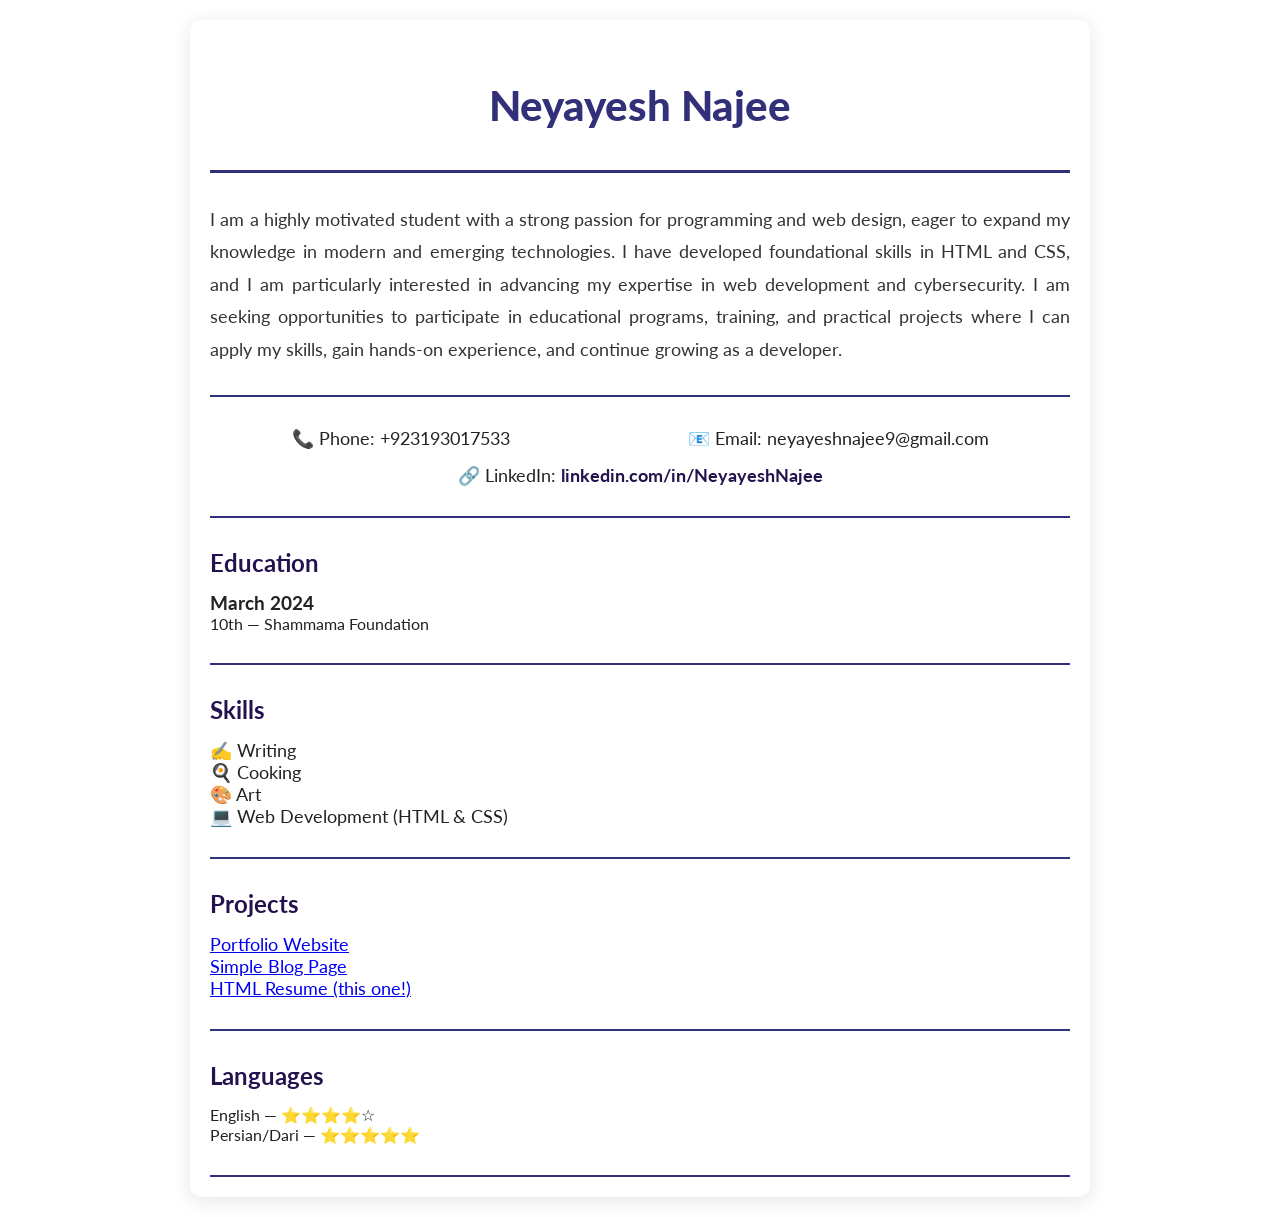
<file: index.html>
<!DOCTYPE html>
<html lang="en">
<head>
  <meta charset="UTF-8">
  <meta name="viewport" content="width=device-width, initial-scale=1.0">
  <title>Neyayesh Najee - Resume</title>
  <link rel="stylesheet" href="style.css">
</head>
<body>
  <!-- Header -->
  <header>
    <h1>Neyayesh Najee</h1>
  </header>

  <!-- Description -->
  <div class="description">
    <p>
      I am a highly motivated student with a strong passion for programming and web design,
      eager to expand my knowledge in modern and emerging technologies.
      I have developed foundational skills in HTML and CSS, and I am particularly interested
      in advancing my expertise in web development and cybersecurity.
      I am seeking opportunities to participate in educational programs, training, and
      practical projects where I can apply my skills, gain hands-on experience, and continue
      growing as a developer.
    </p>
  </div>

  <!-- Contact Details -->
  <div class="contact-details">
    <p>📞 Phone: ‪+923193017533‬</p>
    <p>📧 Email: neyayeshnajee9@gmail.com</p>
    <p>🔗 LinkedIn: 
      <a href="https://www.linkedin.com/in/NeyayeshNajee" target="_blank">
        linkedin.com/in/NeyayeshNajee
      </a>
    </p>
  </div>

  <!-- Education -->
  <div class="education">
    <h2>Education</h2>
    <div class="edu">
      <h3>March 2024</h3>
      <p><span class="field">10th</span> — Shammama Foundation</p>
    </div>
  </div>

  <!-- Skills -->
  <div class="skills">
    <h2>Skills</h2>
    <ul>
      <li>✍ Writing</li>
      <li>🍳 Cooking</li>
      <li>🎨 Art</li>
      <li>💻 Web Development (HTML & CSS)</li>
    </ul>
  </div>

  <!-- Projects -->
  <div class="projects">
    <h2>Projects</h2>
    <ul>
      <li><a href="#">Portfolio Website</a></li>
      <li><a href="#">Simple Blog Page</a></li>
      <li><a href="#">HTML Resume (this one!)</a></li>
    </ul>
  </div>

  <!-- Languages -->
  <div class="languages">
    <h2>Languages</h2>
    <p>English — ⭐⭐⭐⭐☆</p>
    <p>Persian/Dari — ⭐⭐⭐⭐⭐</p>
  </div>
</body>
</html>
</file>
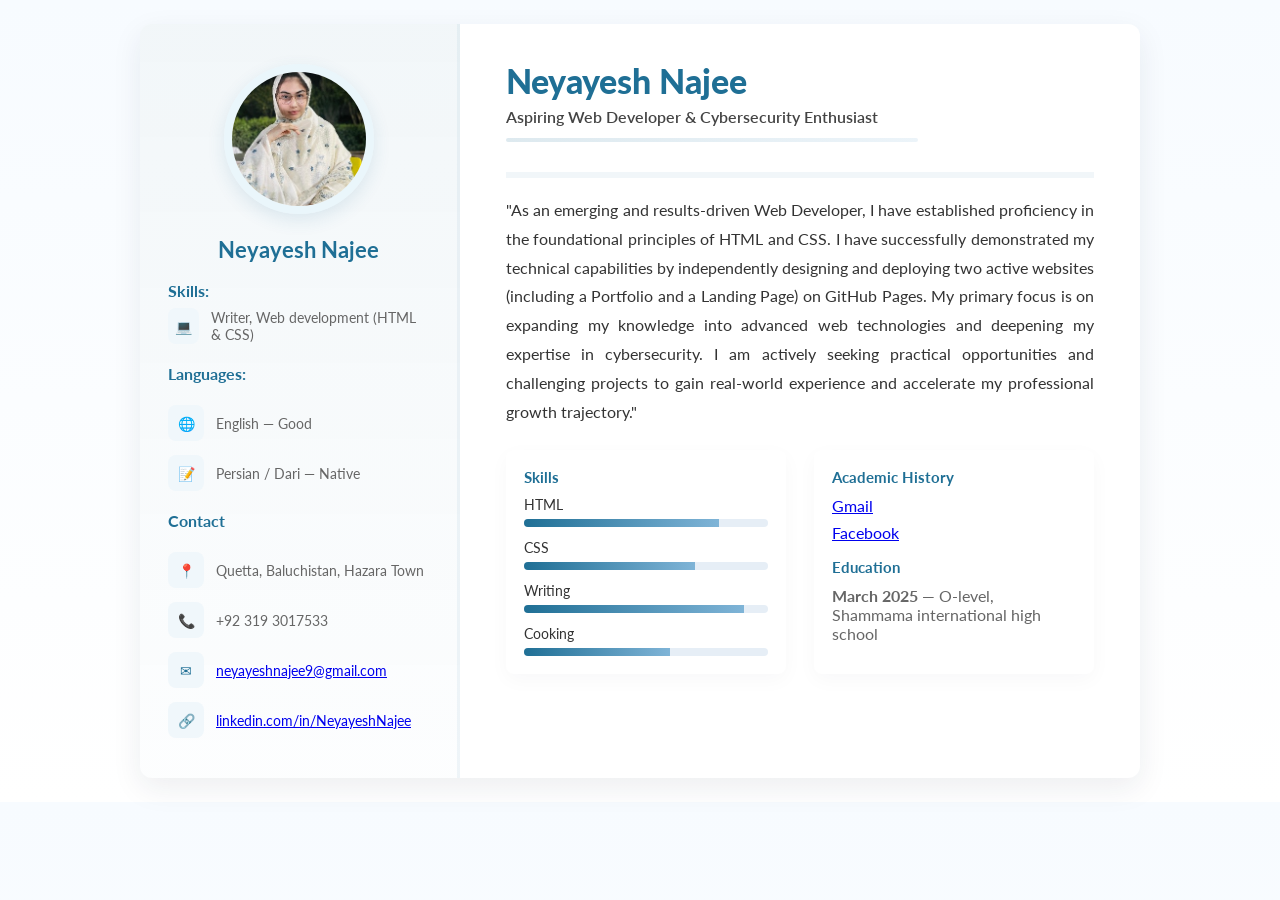
<file: docs/index.html>
<!DOCTYPE html>
<html lang="en">
<head>
  <meta charset="utf-8" />
  <meta name="viewport" content="width=device-width,initial-scale=1" />
  <title>Neyayesh Najee - Resume</title>

  <!-- Google font -->
  <link href="https://fonts.googleapis.com/css2?family=Lato:wght@300;400;700;900&display=swap" rel="stylesheet">

  <!-- style CSS -->
  <link rel="stylesheet" href="style.css">
</head>
<body>
  <div class="wrap" role="main">
    <!-- LEFT -->
    <aside class="left" aria-labelledby="profile-name">
      <div class="avatar-wrap">
        <div class="avatar">
          <!-- Neyayesh -->
          <img src="Neyayesh.jpg" alt="Profile Picture">
        </div>
      </div>

      <h3 id="profile-name">Neyayesh Najee</h3>

      <div class="contact">
        <div class="small-title">Skills:</div>
        <div class="contact-list">
          <div class="contact-item"><div class="icon">💻</div><div>Writer, Web development (HTML &amp; CSS)</div></div>

          <div class="small-title" style="margin-top:6px">Languages:</div>
          <div class="contact-item"><div class="icon">🌐</div><div>English — Good</div></div>
          <div class="contact-item"><div class="icon">📝</div><div>Persian / Dari — Native</div></div>

          <div class="small-title" style="margin-top:6px">Contact</div>
          <div class="contact-item"><div class="icon">📍</div><div>Quetta, Baluchistan, Hazara Town</div></div>
          <div class="contact-item"><div class="icon">📞</div><div>+92 319 3017533</div></div>
          <div class="contact-item"><div class="icon">✉</div><div><a href="mailto:neyayeshnajee9@gmail.com">neyayeshnajee9@gmail.com</a></div></div>
          <div class="contact-item"><div class="icon">🔗</div><div><a href="https://www.linkedin.com/in/NeyayeshNajee" target="_blank">linkedin.com/in/NeyayeshNajee</a></div></div>
        </div>
      </div>
    </aside>

    <!-- RIGHT -->
    <section class="right">
      <header class="top">
        <div class="name">
          <h1>Neyayesh Najee</h1>
          <div class="title">Aspiring Web Developer &amp; Cybersecurity Enthusiast</div>
        </div>
        <div class="meta-sep" aria-hidden="true"></div>
      </header>

      <article class="summary" aria-label="About me">
        ​"As an emerging and results-driven Web Developer, I have established proficiency in the foundational principles of HTML and CSS. I have successfully demonstrated my technical capabilities by independently designing and deploying two active websites (including a Portfolio and a Landing Page) on GitHub Pages. My primary focus is on expanding my knowledge into advanced web technologies and deepening my expertise in cybersecurity. I am actively seeking practical opportunities and challenging projects to gain real-world experience and accelerate my professional growth trajectory."
      </article>

      <div class="side-row">
        <div class="box">
          <h4>Skills</h4>
          <div class="skills-list">
            <div>
              <div class="skill">HTML</div>
              <div class="progress"><span style="width:80%"></span></div>
            </div>
            <div>
              <div class="skill">CSS</div>
              <div class="progress"><span style="width:70%"></span></div>
            </div>
            <div>
              <div class="skill">Writing</div>
              <div class="progress"><span style="width:90%"></span></div>
            </div>
            <div>
              <div class="skill">Cooking</div>
              <div class="progress"><span style="width:60%"></span></div>
            </div>
          </div>
        </div>

        <div class="box projects">
          <h4>Academic History</h4>
          <ul>
            <li><a href="mailto:shamamahighschool@gmail.com" target="_blank">Gmail</a></li>
            <li><a href="https://www.facebook.com/share/17jCwsYyBf/" target="_blank">Facebook</a></li>
          </ul>

          <h4 style="margin-top:16px">Education</h4>
          <p style="margin-top:6px;color:var(--muted)"><strong>March 2025</strong> — O-level, Shammama international high school</p>
        </div>
      </div>
    </section>
  </div>
</body>
</html>
</file>
<file: style.css>
@import url('https://fonts.googleapis.com/css2?family=Lato:wght@300;400;700;900&display=swap');

* {
  margin: 0;
  padding: 0;
  box-sizing: border-box;
}

:root {
  --primary: #33307a;
  --secondary: #24124e;
}

body {
  max-width: 900px;
  margin: 20px auto;
  padding: 20px;
  font-family: "Lato", sans-serif;
  color: #222;
  background: #fff;
  border-radius: 12px;
  box-shadow: 0 4px 20px rgba(0,0,0,0.1);
}

header {
  text-align: center;
  padding: 40px 0;
  border-bottom: 3px solid var(--primary);
}

header h1 {
  font-size: 42px;
  font-weight: 900;  
  color: var(--primary);
}

.description, .contact-details, .education, .skills, .projects, .languages {
  padding: 30px 0;
  border-bottom: 2px solid var(--primary);
}

.description p {
  font-size: 18px;
  line-height: 1.8;
  color: #333;
  text-align: justify;
}

.contact-details {
  display: flex;
  justify-content: space-around;
  flex-wrap: wrap;
  gap: 15px;
  font-size: 18px;
}

.contact-details a {
  color: var(--secondary);
  text-decoration: none;
  font-weight: bold;
}

h2 {
  color: var(--secondary);
  margin-bottom: 15px;
}

.skills ul, .projects ul {
  list-style: none;
}

.skills li, .projects li {
  font-size: 18px;
  margin-bottom: 8px;
}
</file>
<file: docs/style.css>
:root{
  --primary: #1f6f95;
  --accent:  #7fb4d7;
  --bg:      #f7fbff;
  --card:    #ffffff;
  --muted:   #666;
  --max:     1000px;
}

*{box-sizing:border-box;margin:0;padding:0}
body{
  font-family: "Lato", Arial, sans-serif;
  background: linear-gradient(180deg,var(--bg),#ffffff);
  color:#222;
  padding:24px;
  display:flex;
  justify-content:center;
}

.wrap{
  width:100%;
  max-width:var(--max);
  background:var(--card);
  border-radius:12px;
  box-shadow:0 10px 30px rgba(25,40,60,0.08);
  overflow:hidden;
  display:grid;
  grid-template-columns:320px 1fr;
}

.left {
  background:linear-gradient(180deg, rgba(31,111,149,0.06), rgba(127,180,215,0.02));
  padding:40px 28px;
  border-right:3px solid rgba(31,111,149,0.06);
}

.avatar-wrap{display:flex;justify-content:center;margin-bottom:22px;}
.avatar{width:150px;height:150px;border-radius:50%;overflow:hidden;border:8px solid #eaf6fb;box-shadow:0 6px 18px rgba(31,111,149,0.12);}
.avatar img{width:100%;height:100%;object-fit:cover;}

.left h3{text-align:center;margin-bottom:18px;color:var(--primary);font-size:22px;font-weight:700;}
.small-title{font-weight:700;color:var(--primary);margin-bottom:8px}
.contact-list{display:flex;flex-direction:column;gap:14px}
.contact-item{display:flex;gap:12px;align-items:center;color:var(--muted);font-size:14px;}
.icon{width:36px;height:36px;border-radius:8px;display:inline-grid;place-items:center;background:#f0f7fb;color:var(--primary);}

.right{padding:36px 46px;}
.top{border-bottom:6px solid rgba(31,111,149,0.06);padding-bottom:18px;margin-bottom:18px;}
.name{display:flex;flex-direction:column;gap:6px;}
.name h1{font-size:34px;color:var(--primary);font-weight:900;}
.title{color:#444;font-weight:600;font-size:16px;}
.meta-sep{height:4px;background:linear-gradient(90deg,var(--primary), var(--accent));width:70%;margin:12px 0;border-radius:4px;opacity:0.15;}

.summary{font-size:16px;color:#333;line-height:1.8;text-align:justify;margin-bottom:24px;}
.side-row{display:flex;gap:28px;flex-wrap:wrap;}

.box{background:#fff;padding:18px;border-radius:8px;box-shadow:0 6px 20px rgba(20,40,60,0.03);flex:1;}
.box h4{color:var(--primary);margin-bottom:10px;font-size:15px}
.skills-list{display:flex;flex-direction:column;gap:12px}
.skill{font-size:14px;color:#333;}
.progress{height:8px;background:#e6eef6;border-radius:8px;overflow:hidden;margin-top:6px;}
.progress > span{display:block;height:100%;background:linear-gradient(90deg,var(--primary),var(--accent));}

.projects ul{list-style:none;padding-left:0;}
.projects li{margin-bottom:8px;}

@media (max-width:900px){
  .wrap{grid-template-columns:1fr;}
  .left{border-right:none;border-top:1px solid rgba(31,111,149,0.04)}
  .right{padding:22px}
}
</file>
